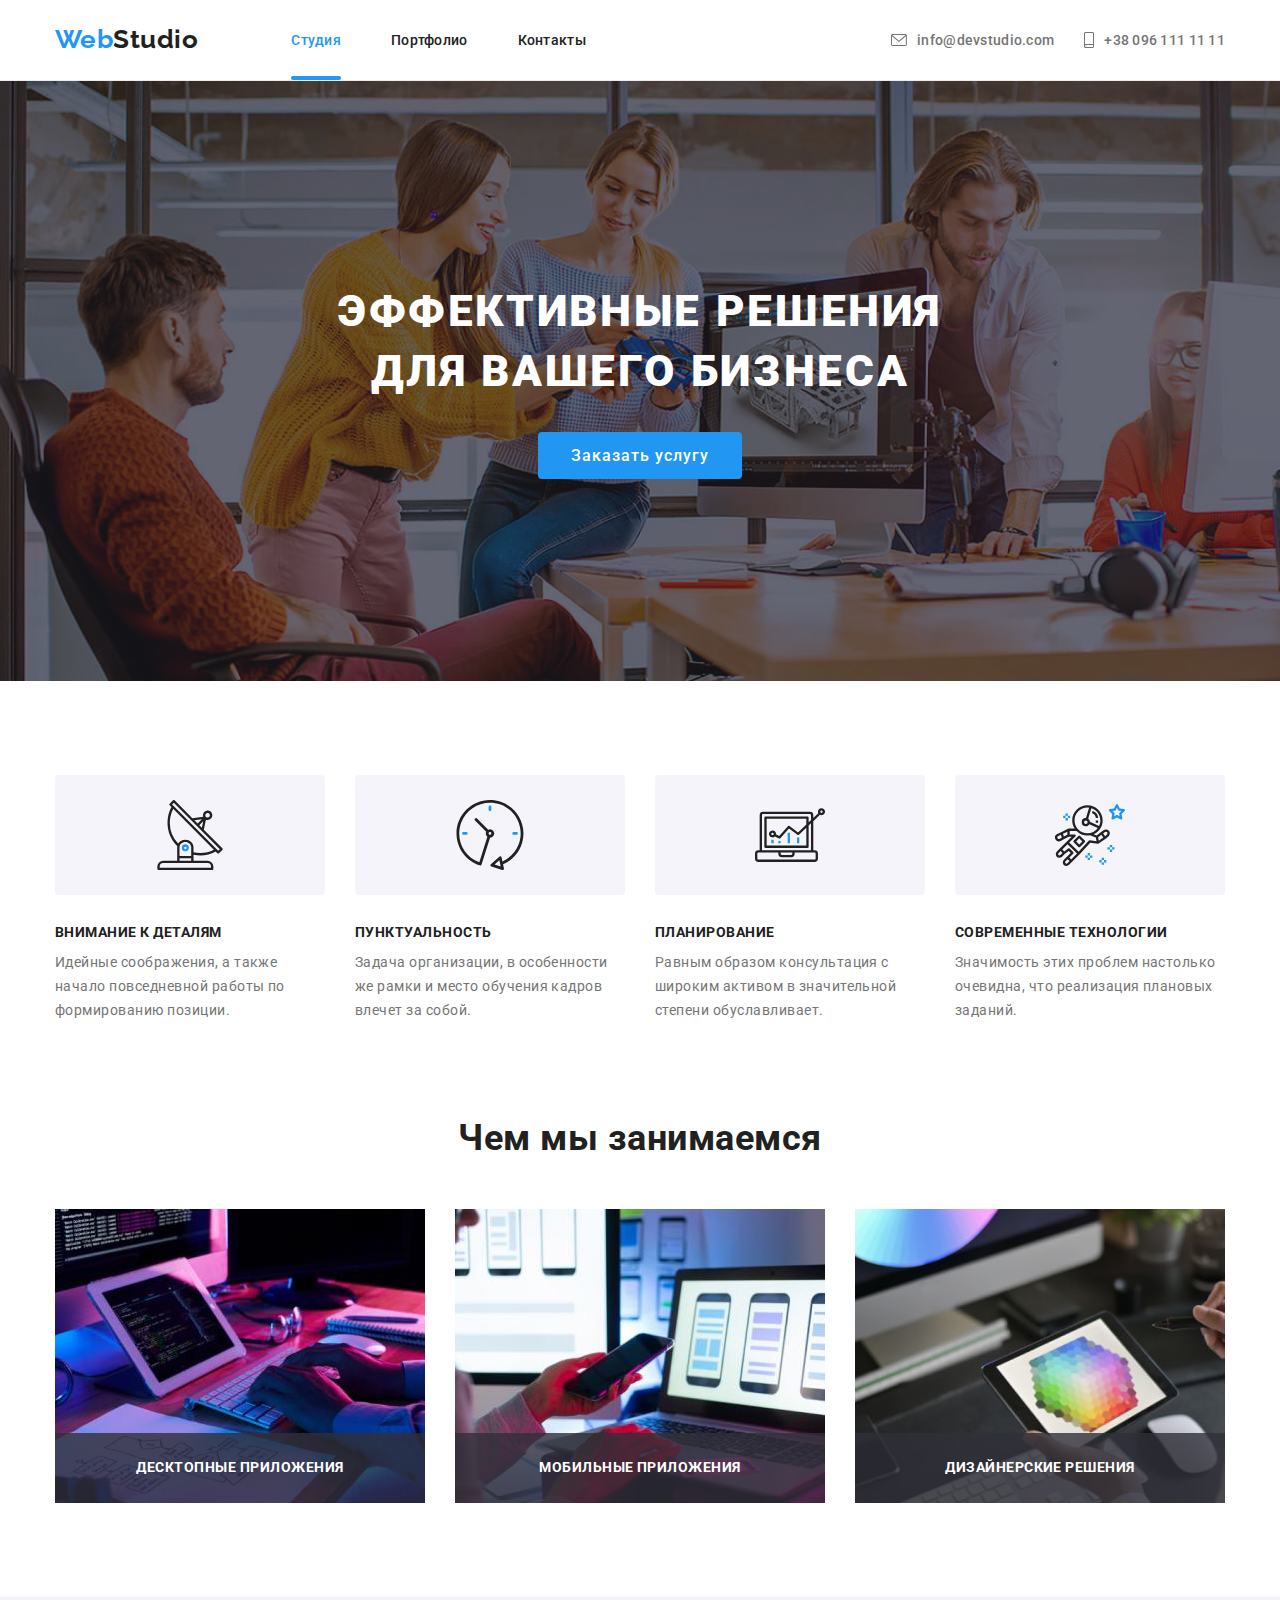
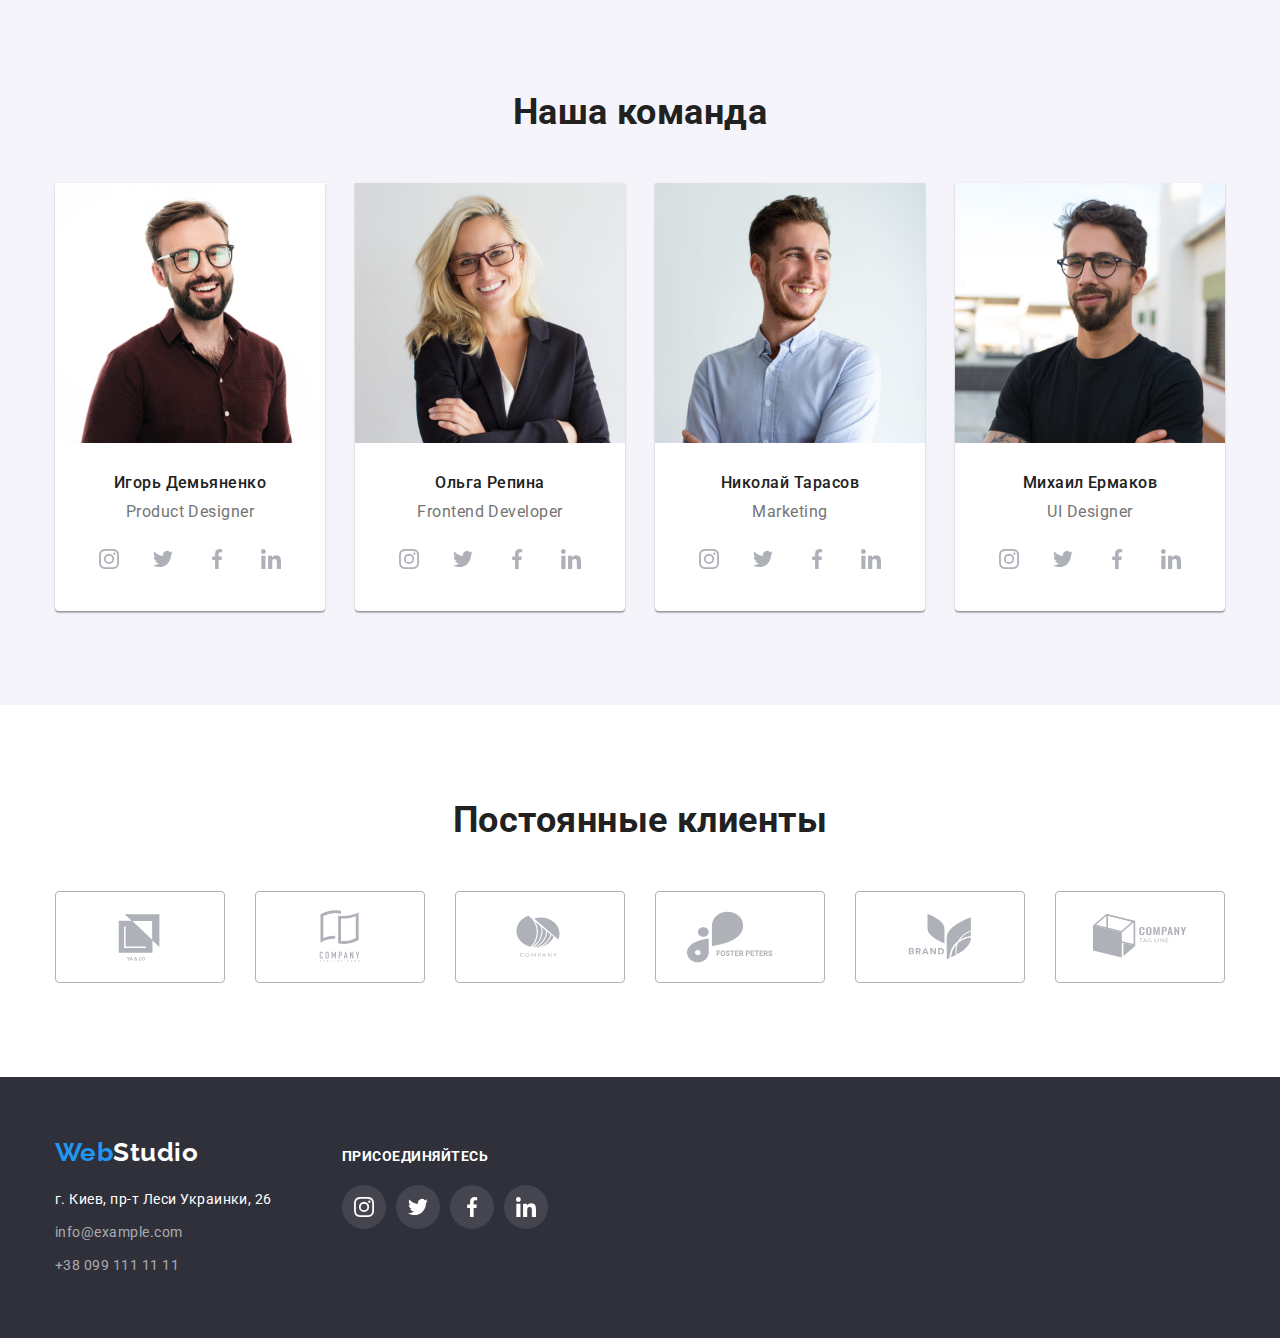
<file: index.html>
<!DOCTYPE html>
<html lang="ru">
<head>
    <meta charset="UTF-8">
    <meta http-equiv="X-UA-Compatible" content="IE=edge">
    <meta name="viewport" content="width=device-width, initial-scale=1.0">
    <title>Project</title>
    <link href="https://fonts.googleapis.com/css2?family=Raleway:wght@700&family=Roboto:wght@400;500;700;900&display=swap"
        rel="stylesheet">
    <link rel="stylesheet" href="https://cdnjs.cloudflare.com/ajax/libs/modern-normalize/1.1.0/modern-normalize.min.css">
    <!-- кастомные стили -->
    <link rel="stylesheet" href="./css/styles.css">
</head>
    <body>
        <!-- Шапка сайта -->
    <header class="page-header">
        <div class="container nav">
            <a href="/" class="logo"><span class="logo-web">Web</span>Studio</a>
            <nav class="navigation">               
                <ul class="site-nav list">
                    <li class="item">
                        <a href="./index.html" class="link current">Студия</a>
                    </li>
                    <li class="item">
                        <a href="./portfolio.html" class="link">Портфолио</a>
                    </li>
                    <li class="item">
                        <a href="" class="link">Контакты</a>
                    </li>
                </ul>
            </nav>
            <ul class="contacts-link">
                <li class="item">
                    <a class="link" href="mailto:info@devstudio.com">
                        <svg class="contacts-item" width="16" height="12" >
                            <use href="./images/sprite.svg#icon-envelope"></use>
                        </svg>
                    info@devstudio.com</a>
                </li>
                <li class="item">
                    <a class="link" href="tel:+380961111111">
                        <svg class="contacts-item" width="10" height="16">
                            <use href="./images/sprite.svg#icon-smartphone"></use>
                        </svg>
                    +38 096 111 11 11</a>
                </li>
            </ul>
        </div>
    </header>
    <main>
        <!-- Герой -->
        <section class="hero overlay"> 
            <div class="container">
                <h1 class="hero-title">Эффективные решения для вашего бизнеса</h1>
                <button type="button" class="hero-button" data-open-modal>Заказать услугу</button>
            </div>
        </section>
        <!-- Преимущества -->
        <section class="section">
           <div class="container">
                <h2 class="visually-hidden">Преимущества</h2>
                <ul class="feature">
                    <li class="item">
                       <div class="item-icon">
                            <svg class="icon">
                                <use href="./images/sprite.svg#icon-antenna"></use>
                            </svg>
                       </div>
                        <h3 class="title">Внимание к деталям</h3>
                        <p>Идейные соображения, а также начало повседневной работы по формированию позиции.</p>
                    </li>
                    <li class="item">
                       <div class="item-icon">
                            <svg class="icon">
                                <use href="./images/sprite.svg#icon-vector"></use>
                            </svg>
                       </div>
                        <h3 class="title">Пунктуальность</h3>
                        <p>Задача организации, в особенности же рамки и место обучения кадров влечет за собой.</p>
                    </li>
                    <li class="item">
                        <div class="item-icon">
                            <svg class="icon">
                                <use href="./images/sprite.svg#icon-diagram"></use>
                            </svg>
                        </div>
                        <h3 class="title">Планирование</h3>
                        <p>Равным образом консультация с широким активом в значительной степени обуславливает.</p>
                    </li>
                    <li class="item">
                        <div class="item-icon">
                            <svg class="icon">
                                <use href="./images/sprite.svg#icon-astronaut"></use>
                            </svg>
                        </div>
                        <h3 class="title">Современные технологии</h3>
                        <p>Значимость этих проблем настолько очевидна, что реализация плановых заданий.</p>
                    </li>
                </ul>
           </div>
        </section>
<!-- Наши услуги -->
        <section class="section work">
            <div class="container">
                <h2 class="section-title">Чем мы занимаемся</h2>
                <ul class="work-list">
                    <li class="work-list-item">
                        <img src="./images/web-developer.jpg" alt="Веб разработка" width="370" />
                        <div class="work-box">
                            <h3 class="work-title">Десктопные приложения</h3>
                        </div>
                    </li>
                    <li class="work-list-item">
                        <img src="./images/mobile-developer.jpg" alt="Мобильная разработка" width="370" />
                        <div class="work-box">
                            <h3 class="work-title">Мобильные приложения</h3>
                        </div>
                    </li>
                    <li class="work-list-item">
                        <img src="./images/design.jpg" alt="Дизайн" width="370" />
                        <div class="work-box">
                            <h3 class="work-title">Дизайнерские решения</h3>
                        </div>
                    </li>
                </ul>
            </div>
        </section>
        <!-- Наша команда -->
        <section class="section team">
            <div class="container">
                <h2 class="section-title">Наша команда</h2>
                <ul class="team-list">
                    <li class="team-card">
                        <img class="team-foto" src="./images/igor-demianenko.jpg" alt="Игорь Демьяненко" width="270" height="260" />
                        <div class="team-title">
                            <h3>Игорь Демьяненко</h3>
                            <p>Product Designer</p>
                            <ul class="social-item">
                                <li class="social-list">
                                    <a class="social-link" href="https://www.instagram.com/">
                                        <svg class="social-icon">
                                            <use href="./images/sprite.svg#instagram"></use>
                                        </svg>
                                    </a>
                                </li>
                                <li class="social-list">
                                    <a class="social-link" href="https://www.twitter.com/">
                                        <svg class="social-icon">
                                            <use href="./images/sprite.svg#twitter"></use>
                                        </svg>
                                    </a>
                                </li>
                                <li class="social-list">
                                    <a class="social-link" href="https://www.facebook.com/">
                                        <svg class="social-icon">
                                            <use href="./images/sprite.svg#facebook"></use>
                                        </svg>
                                    </a>
                                </li>
                                <li class="social-list">
                                    <a class="social-link" href="https://www.linkedin.com/">
                                        <svg class="social-icon">
                                            <use href="./images/sprite.svg#linkedin"></use>
                                        </svg>
                                    </a>
                                </li>
                            </ul>
                        </div>                        
                    </li>
                    <li class="team-card">
                        <img class="team-foto" src="./images/olga-repina.jpg" alt="Ольга Репина" width="270" height="260" />
                        <div class="team-title">
                            <h3>Ольга Репина</h3>
                            <p>Frontend Developer</p>
                            <ul class="social-item">
                                <li class="social-list">
                                    <a class="social-link" href="https://www.instagram.com/">
                                        <svg class="social-icon">
                                            <use href="./images/sprite.svg#instagram"></use>
                                        </svg>
                                    </a>
                                </li>
                                <li class="social-list">
                                    <a class="social-link" href="https://www.twitter.com/">
                                        <svg class="social-icon">
                                            <use href="./images/sprite.svg#twitter"></use>
                                        </svg>
                                    </a>
                                </li>
                                <li class="social-list">
                                    <a class="social-link" href="https://www.facebook.com/">
                                        <svg class="social-icon">
                                            <use href="./images/sprite.svg#facebook"></use>
                                        </svg>
                                    </a>
                                </li>
                                <li class="social-list">
                                    <a class="social-link" href="https://www.linkedin.com/">
                                        <svg class="social-icon">
                                            <use href="./images/sprite.svg#linkedin"></use>
                                        </svg>
                                    </a>
                                </li>
                            </ul>
                        </div>                        
                    </li>
                    <li class="team-card">
                        <img class="team-foto" src="./images/nikola-tarasov.jpg" alt="Николай Тарасов" width="270" height="260"/>
                        <div class="team-title">
                            <h3>Николай Тарасов</h3>
                            <p>Marketing</p>                        
                            <ul class="social-item">
                                <li class="social-list">
                                    <a class="social-link" href="https://www.instagram.com/">
                                        <svg class="social-icon">
                                            <use href="./images/sprite.svg#instagram"></use>
                                        </svg>
                                    </a>
                                </li>
                                <li class="social-list">
                                    <a class="social-link" href="https://www.twitter.com/">
                                        <svg class="social-icon">
                                            <use href="./images/sprite.svg#twitter"></use>
                                        </svg>
                                    </a>
                                </li>
                                <li class="social-list">
                                    <a class="social-link" href="https://www.facebook.com/">
                                        <svg class="social-icon">
                                            <use href="./images/sprite.svg#facebook"></use>
                                        </svg>
                                    </a>
                                </li>
                                <li class="social-list">
                                    <a class="social-link" href="https://www.linkedin.com/">
                                        <svg class="social-icon">
                                            <use href="./images/sprite.svg#linkedin"></use>
                                        </svg>
                                    </a>
                                </li>
                            </ul>
                        </div>
                    </li>
                    <li class="team-card">
                        <img class="team-foto" src="./images/mihail-ermakov.jpg" alt="Михаил Ермаков" width="270" height="260"/>
                       <div class="team-title">
                            <h3>Михаил Ермаков</h3>
                            <p>UI Designer</p>
                            <ul class="social-item">
                                <li class="social-list">
                                    <a class="social-link" href="https://www.instagram.com/">
                                        <svg class="social-icon">
                                            <use href="./images/sprite.svg#instagram"></use>
                                        </svg>
                                    </a>
                                </li>
                                <li class="social-list">
                                    <a class="social-link" href="https://www.twitter.com/">
                                        <svg class="social-icon">
                                            <use href="./images/sprite.svg#twitter"></use>
                                        </svg>
                                    </a>
                                </li>
                                <li class="social-list">
                                    <a class="social-link" href="https://www.facebook.com/">
                                        <svg class="social-icon">
                                            <use href="./images/sprite.svg#facebook"></use>
                                        </svg>
                                    </a>
                                </li>
                                <li class="social-list">
                                    <a class="social-link" href="https://www.linkedin.com/">
                                        <svg class="social-icon">
                                            <use href="./images/sprite.svg#linkedin"></use>
                                        </svg>
                                    </a>
                                </li>
                            </ul>
                       </div>                    
                    </li>
                </ul>
            </div>

        </section>
        <!-- Постоянные клиенты -->
        <section class="section">
            <div class="container">
                <h2 class="section-title">Постоянные клиенты</h2>
                <ul class="client">
                    <li class="client-item">
                        <a class="client-link" href="/">
                            <svg class="client-icon">
                                <use href="./images/sprite.svg#icon-yaco"></use>
                            </svg>
                        </a>
                    </li>
                    <li class="client-item">
                        <a class="client-link" href="/">
                            <svg class="client-icon">
                                <use href="./images/sprite.svg#icon-tageline-here"></use>
                            </svg>
                        </a>
                    </li>
                    <li class="client-item">
                        <a class="client-link" href="/">
                            <svg class="client-icon">
                                <use href="./images/sprite.svg#icon-company"></use>
                            </svg>
                        </a>
                    </li>
                    <li class="client-item">
                        <a class="client-link" href="/">
                            <svg class="client-icon">
                                <use href="./images/sprite.svg#icon-foster-peters"></use>
                            </svg>
                        </a>
                    </li>
                    <li class="client-item">
                        <a class="client-link" href="/">
                            <svg class="client-icon">
                                <use href="./images/sprite.svg#icon-brand"></use>
                            </svg>
                        </a>
                    </li>
                    <li class="client-item">
                        <a class="client-link" href="/">
                            <svg class="client-icon">
                                <use href="./images/sprite.svg#icon-tag-line"></use>
                            </svg>
                        </a>
                    </li>

                   
                </ul>
            </div>

        </section>
    </main>
    <!-- Футер -->
    <footer class="footer">
       <div class="container">
            <div class="footer-address">
                <a href="/" class="logo logo-footer"><span class="logo-web">Web</span>Studio</a>
                <address class="address">г. Киев, пр-т Леси Украинки, 26
                    <a href="mailto:info@devstudio.com" class="address-link">info@example.com</a>
                    <a href="tel:+380961111111" class="address-link"> +38 099 111 11 11</a>
                </address>
            </div>
            <div class="connect">
                <h3 class="title">Присоединяйтесь</h3>
                <ul class="social-item">
                    <li class="social-list">
                        <a class="social-link" href="https://www.instagram.com/" target="_blank">
                            <svg class="social-icon">
                                <use href="./images/sprite.svg#instagram"></use>
                            </svg>
                        </a>
                    </li>
                    <li class="social-list">
                        <a class="social-link" href="https://www.twitter.com/" target="_blank">
                            <svg class="social-icon">
                                <use href="./images/sprite.svg#twitter"></use>
                            </svg>
                        </a>
                    </li>
                    <li class="social-list">
                        <a class="social-link" href="https://www.facebook.com/" target="_blank">
                            <svg class="social-icon">
                                <use href="./images/sprite.svg#facebook"></use>
                            </svg>
                        </a>
                    </li>
                    <li class="social-list">
                        <a class="social-link" href="https://www.linkedin.com/" target="_blank">
                            <svg class="social-icon">
                                <use href="./images/sprite.svg#linkedin"></use>
                            </svg>
                        </a>
                    </li>
                </ul>
            </div>
            
       </div>      
    </footer>
    <!-- Модальное окно -->
    <div class="backdrop is-hidden" data-backdrop>
        <div class="modal">
            <button type="button" class="close" data-close-modal>
                <svg width="18" height="18" fill="none" xmlns="http://www.w3.org/2000/svg">
                    <path
                        d="M15 4.108 13.892 3 9.5 7.392 5.108 3 4 4.108 8.392 8.5 4 12.892 5.108 14 9.5 9.608 13.892 14 15 12.892 10.608 8.5 15 4.108Z"
                        fill="#000" />
                </svg>
            </button>
        </div>
    </div>
    <!-- Скрипт для фиксированного хедера  -->
    <script>
        const { height: pageHeaderHeight } = document
            .querySelector(".page-header")
            .getBoundingClientRect();

        document.body.style.paddingTop = `${pageHeaderHeight}px`;
    </script>
    <!-- Скрипт для модалки -->
    <script>
        const refs = {
            openModalBtn: document.querySelector("[data-open-modal]"),
            closeModalBtn: document.querySelector("[data-close-modal]"),
            backdrop: document.querySelector("[data-backdrop]"),
        };

        refs.openModalBtn.addEventListener("click", toggleModal);
        refs.closeModalBtn.addEventListener("click", toggleModal);

        refs.backdrop.addEventListener("click", logBackdropClick);

        function toggleModal() {
            refs.backdrop.classList.toggle("is-hidden");
        }

        function logBackdropClick() {
            console.log("Это клик в бекдроп");
        }
    </script>
       
    </body>
</html>
</file>
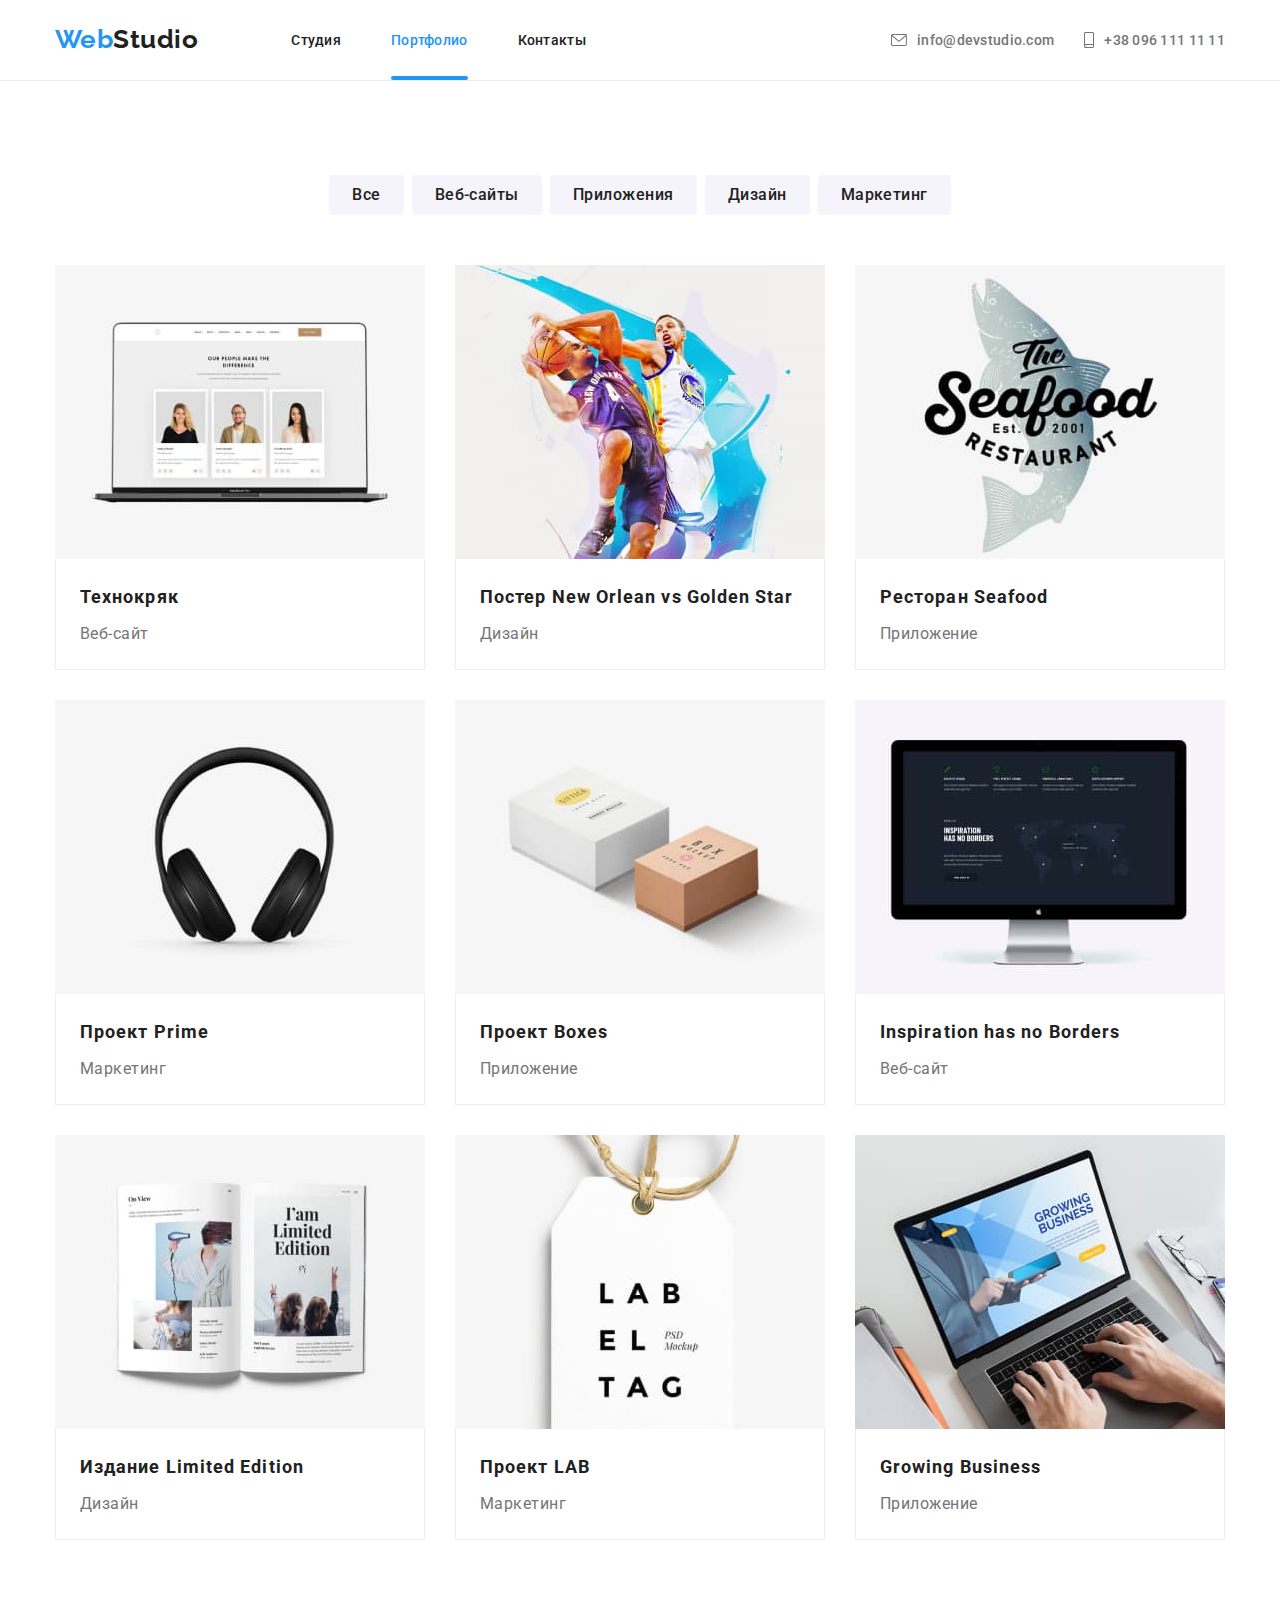
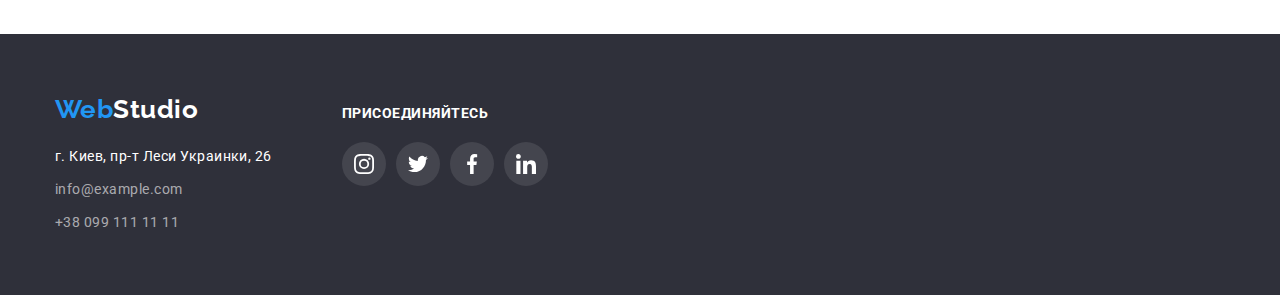
<file: portfolio.html>
<!DOCTYPE html>
<html lang="ru">
<head>
    <meta charset="UTF-8">
    <meta http-equiv="X-UA-Compatible" content="IE=edge">
    <meta name="viewport" content="width=device-width, initial-scale=1.0">
    <title>Portfolio</title>
    <link href="https://fonts.googleapis.com/css2?family=Raleway:wght@700&family=Roboto:wght@400;500;700&display=swap"
        rel="stylesheet">
    <link rel="stylesheet" href="https://cdnjs.cloudflare.com/ajax/libs/modern-normalize/1.1.0/modern-normalize.min.css">
    <!-- кастомные стили -->
    <link rel="stylesheet" href="./css/styles.css">
</head>
    <body>
        <!-- Шапка сайта -->
    <header class="page-header">
        <div class="container nav">
            <a href="/" class="logo"><span class="logo-web">Web</span>Studio</a>
            <nav class="navigation">
                <ul class="site-nav list">
                    <li class="item">
                        <a href="./index.html" class="link">Студия</a>
                    </li>
                    <li class="item">
                        <a href="./portfolio.html" class="link current">Портфолио</a>
                    </li>
                    <li class="item">
                        <a href="" class="link">Контакты</a>
                    </li>
                </ul>
            </nav>
            <ul class="contacts-link">
                <li class="item">
                    <a class="link" href="mailto:info@devstudio.com">
                        <svg class="contacts-item" width="16" height="12">
                            <use href="./images/sprite.svg#icon-envelope"></use>
                        </svg>
                        info@devstudio.com</a>
                </li>
                <li class="item">
                    <a class="link" href="tel:+380961111111">
                        <svg class="contacts-item" width="10" height="16">
                            <use href="./images/sprite.svg#icon-smartphone"></use>
                        </svg>
                        +38 096 111 11 11</a>
                </li>
            </ul>
        </div>
    </header>
    <main>
        <section class="section">
            <div class="container">
                <h1 class="visually-hidden">Портфолио</h1>
                <ul class="filters">
                    <li class="filters-button"><button type="button">Все</button></li>
                    <li class="filters-button"><button type="button">Веб-сайты</button></li>
                    <li class="filters-button"><button type="button">Приложения</button></li>
                    <li class="filters-button"><button type="button">Дизайн</button></li>
                    <li class="filters-button"><button type="button">Маркетинг</button></li>
                </ul>
                <ul class="portfolio">
                    <li class="portfolio-card">
                        <a href="" class="portfolio-link">
                            <div class="portfolio-foto-overlay">
                            <img class="portfolio-foto" src="./images/portfolio/tecnokriac.jpg" alt="фото сотрудников" width="370">
                            <div class="portfolio-overlay">
                                <p class="overlay-text">Ресурс предлагает комплексные предложения с разным уровнем функционала и сервисов. Все это позволит посетителю получить
                                исчерпывающие сведения о компании или частном лице</p>
                            </div>
                            </div>
                        <div class="portfolio-link-container">
                            <h2 class="portfolio-title">Технокряк</h2>
                            <p class="portfolio-text">Веб-сайт</p>
                        </div>
                        </a>                        
                    </li>
                    <li class="portfolio-card">
                        <a href="" class="portfolio-link">
                            <div class="portfolio-foto-overlay">
                                <img class="portfolio-foto" src="./images/portfolio/poster.jpg" alt="мужчины играют в баскетбол" width="370">
                                <div class="portfolio-overlay">
                                    <p class="overlay-text">Ресурс предлагает комплексные предложения с разным уровнем функционала и сервисов. Все это
                                    позволит посетителю получить исчерпывающие сведения о компании или частном лице</p>
                                </div>
                            </div>
                            <div class="portfolio-link-container">
                                <h2 class="portfolio-title">Постер New Orlean vs Golden Star</h2>
                                <p class="portfolio-text">Дизайн</p>
                            </div>
                        </a>
                    </li>
                    <li class="portfolio-card">
                        <a href="" class="portfolio-link">
                            <div class="portfolio-foto-overlay">
                                <img class="portfolio-foto" src="./images/portfolio/restaurant.jpg" alt="вывеска с названием ресторана" width="370">
                                <div class="portfolio-overlay">
                                    <p class="overlay-text">Ресурс предлагает комплексные предложения с разным уровнем функционала и сервисов. Все это
                                        позволит посетителю получить исчерпывающие сведения о компании или частном лице</p>
                                </div>
                            </div>
                            <div class="portfolio-link-container">
                                <h2 class="portfolio-title">Ресторан Seafood</h2>
                                <p class="portfolio-text">Приложение</p>
                            </div>
                        </a>
                    </li>
                    <li class="portfolio-card">
                        <a href="" class="portfolio-link">
                            <div class="portfolio-foto-overlay">
                                <img class="portfolio-foto" src="./images/portfolio/prime.jpg" alt="наушники" width="370">
                                <div class="portfolio-overlay">
                                    <p class="overlay-text">Ресурс предлагает комплексные предложения с разным уровнем функционала и сервисов. Все это
                                        позволит посетителю получить исчерпывающие сведения о компании или частном лице</p>
                                </div>
                            </div>
                            <div class="portfolio-link-container">
                                <h2 class="portfolio-title">Проект Prime</h2>
                                <p class="portfolio-text">Маркетинг</p>
                            </div>
                        </a>
                    </li>
                    <li class="portfolio-card">
                        <a href="" class="portfolio-link">
                            <div class="portfolio-foto-overlay">
                                <img class="portfolio-foto" src="./images/portfolio/boxes.jpg" alt="две коробочки" width="370">
                                <div class="portfolio-overlay">
                                    <p class="overlay-text">Ресурс предлагает комплексные предложения с разным уровнем функционала и сервисов. Все это
                                        позволит посетителю получить исчерпывающие сведения о компании или частном лице</p>
                                </div>
                            </div>
                            <div class="portfolio-link-container">
                                <h2 class="portfolio-title">Проект Boxes</h2>
                                <p class="portfolio-text">Приложение</p>
                            </div>
                        </a>
                    </li>
                    <li class="portfolio-card">
                        <a href="" class="portfolio-link">
                            <div class="portfolio-foto-overlay">
                                <img class="portfolio-foto" src="./images/portfolio/inspiration.jpg" alt="монитор" width="370">
                                <div class="portfolio-overlay">
                                    <p class="overlay-text">Ресурс предлагает комплексные предложения с разным уровнем функционала и сервисов. Все это
                                        позволит посетителю получить исчерпывающие сведения о компании или частном лице</p>
                                </div>
                            </div>
                            <div class="portfolio-link-container">
                                <h2 class="portfolio-title">Inspiration has no Borders</h2>
                                <p class="portfolio-text">Веб-сайт</p>
                            </div>
                        </a>
                    </li>
                    <li class="portfolio-card">
                        <a href="" class="portfolio-link">
                            <div class="portfolio-foto-overlay">
                                <img class="portfolio-foto" src="./images/portfolio/limited-edition.jpg" alt="открытая книга" width="370">
                                <div class="portfolio-overlay">
                                    <p class="overlay-text">Ресурс предлагает комплексные предложения с разным уровнем функционала и сервисов. Все это
                                        позволит посетителю получить исчерпывающие сведения о компании или частном лице</p>
                                </div>
                            </div>
                            <div class="portfolio-link-container">
                                <h2 class="portfolio-title">Издание Limited Edition</h2>
                                <p class="portfolio-text">Дизайн</p>
                            </div>
                        </a>
                    </li>
                    <li class="portfolio-card">
                        <a href="" class="portfolio-link">
                            <div class="portfolio-foto-overlay">
                                <img class="portfolio-foto" src="./images/portfolio/lab.jpg" alt="бирка с надписью">
                                <div class="portfolio-overlay">
                                    <p class="overlay-text">Ресурс предлагает комплексные предложения с разным уровнем функционала и сервисов. Все это
                                        позволит посетителю получить исчерпывающие сведения о компании или частном лице</p>
                                </div>
                            </div>
                            <div class="portfolio-link-container">
                                <h2 class="portfolio-title">Проект LAB</h2>
                                <p class="portfolio-text">Маркетинг</p>
                            </div>
                        </a>
                    </li>
                    <li class="portfolio-card">
                        <a href="" class="portfolio-link">
                            <div class="portfolio-foto-overlay">
                                <img class="portfolio-foto" src="./images/portfolio/glowing-business.jpg" alt="ноутбук" width="370">
                                <div class="portfolio-overlay">
                                    <p class="overlay-text">Ресурс предлагает комплексные предложения с разным уровнем функционала и сервисов. Все это
                                        позволит посетителю получить исчерпывающие сведения о компании или частном лице</p>
                                </div>
                            </div>
                            <div class="portfolio-link-container">
                                <h2 class="portfolio-title">Growing Business</h2>
                                <p class="portfolio-text">Приложение</p>
                           </div>
                        </a>
                    </li>
                </ul>
            </div>
        </section>

    </main>
        <!-- Футер -->
    <footer class="footer">
        <div class="container">
            <div class="footer-address">
                <a href="/" class="logo logo-footer"><span class="logo-web">Web</span>Studio</a>
                <address class="address">г. Киев, пр-т Леси Украинки, 26
                    <a href="mailto:info@devstudio.com" class="address-link">info@example.com</a>
                    <a href="tel:+380961111111" class="address-link"> +38 099 111 11 11</a>
                </address>
            </div>
            <div class="connect">
                <h3 class="title">Присоединяйтесь</h3>
                <ul class="social-item">
                    <li class="social-list">
                        <a class="social-link" href="https://www.instagram.com/" target="_blank">
                            <svg class="social-icon">
                                <use href="./images/sprite.svg#instagram"></use>
                            </svg>
                        </a>
                    </li>
                    <li class="social-list">
                        <a class="social-link" href="https://www.twitter.com/" target="_blank">
                            <svg class="social-icon">
                                <use href="./images/sprite.svg#twitter"></use>
                            </svg>
                        </a>
                    </li>
                    <li class="social-list">
                        <a class="social-link" href="https://www.facebook.com/" target="_blank">
                            <svg class="social-icon">
                                <use href="./images/sprite.svg#facebook"></use>
                            </svg>
                        </a>
                    </li>
                    <li class="social-list">
                        <a class="social-link" href="https://www.linkedin.com/" target="_blank">
                            <svg class="social-icon">
                                <use href="./images/sprite.svg#linkedin"></use>
                            </svg>
                        </a>
                    </li>
                </ul>
            </div>
    
        </div>
    </footer>
    <!-- Скрипт для фиксированного хедера  -->
    <script>
        const { height: pageHeaderHeight } = document
            .querySelector(".page-header")
            .getBoundingClientRect();

        document.body.style.paddingTop = `${pageHeaderHeight}px`;
    </script>
    </body>
</html>
</file>
<file: css/styles.css>
:root {
  --primary-text-color: #757575;
  --title-text-color: #212121;
  --accent-color: #2196f3;
  --primary-white-color: #e5e5e5;
  --primary-dark-color: #2f303a;
  --section-color: #f5f4fa;
  --secondary-white-color: #ffffff;
  --address-color: rgba(255, 255, 255, 0.6);
  --icon-color: #afb1b8;
  /* переменные шрифта */
  --main-font: Roboto, sans-serif;
  --accent-font: Raleway, sans-serif;
}

body {
  background-color: var(--secondary-white-color);
  color: var(--primary-text-color);

  font-family: var(--main-font);
  letter-spacing: 0.03em;
}

.section {
  padding: 94px 0;
}
/* Утилиты */

.list,
ul {
  list-style: none;
  padding-left: 0;
  margin-top: 0;
  margin-bottom: 0;
}

h1,
h2,
h3 {
  margin-top: 0;
  margin-bottom: 0;
}
img {
  display: block;
}
header {
  background-color: var(--secondary-white-color);
}

button {
  padding: 6px 22px;
  min-width: 73px;

  font-family: inherit;
  font-weight: 500;
  font-size: 16px;
  line-height: 1.6;
  text-align: center;
  letter-spacing: 0.03em;
  cursor: pointer;
  text-align: center;

  border-radius: 4px;
  border: 1px solid transparent;

  color: var(--title-text-color);
  background-color: var(--section-color);

  transition: background-color 250ms cubic-bezier(0.4, 0, 0.2, 1),
    color 250ms cubic-bezier(0.4, 0, 0.2, 1),
    box-shadow 250ms cubic-bezier(0.4, 0, 0.2, 1);
}

button:focus,
button:hover {
  color: var(--secondary-white-color);
  background-color: var(--accent-color);
  box-shadow: 0px 3px 1px rgba(0, 0, 0, 0.1), 0px 1px 2px rgba(0, 0, 0, 0.08),
    0px 2px 2px rgba(0, 0, 0, 0.12);
}

.container {
  margin-left: auto;
  margin-right: auto;
  width: 1200px;
  padding-left: 15px;
  padding-right: 15px;
}
/* скрыть заголовок */
.visually-hidden {
  position: absolute;
  white-space: nowrap;
  width: 1px;
  height: 1px;
  overflow: hidden;
  border: 0;
  padding: 0;
  clip: rect(0 0 0 0);
  clip-path: inset(50%);
  margin: -1px;
}
/* Шапка сайта */

/* фиксированный хедер */
.page-header {
  position: fixed;
  z-index: 999;
  top: 0;
  left: 0;
  width: 100%;
  min-height: 80px;
  border-bottom: 1px solid #ececec;
}
/* Лого */
.logo {
  color: var(--title-text-color);
  font-family: var(--accent-font);
  font-weight: 700;
  font-size: 26px;
  line-height: 1.2;
  text-decoration: none;
}

.logo-web {
  color: var(--accent-color);
}
/* навигация */
.nav {
  display: flex;
  align-items: center;
}
.navigation {
  margin-left: 93px;
}

.site-nav {
  display: flex;
}

.site-nav .item:not(:last-child) {
  margin-right: 50px;
}
.site-nav a {
  display: block;
  padding-top: 32px;
  padding-bottom: 32px;

  color: var(--title-text-color);
  font-weight: 500;
  font-size: 14px;
  line-height: 1.15;
  letter-spacing: 0.02em;
  text-decoration: none;

  transition: color 250ms cubic-bezier(0.4, 0, 0.2, 1);
}

.site-nav a:hover,
.site-nav a:focus {
  color: var(--accent-color);
}
.list .current {
  color: var(--accent-color);
}
/* подчеркивание активной страницы */
.list .current::after {
  content: "";
  position: absolute;
  left: 0;
  bottom: 0;
  display: block;
  width: 100%;
  height: 4px;
  background-color: var(--accent-color);
  border-radius: 2px;
}
/* контакты */
.contacts-link {
  display: flex;
  margin-left: auto;
  align-items: center;
}

.link {
  position: relative;
  display: flex;
  align-items: center;
}
.contacts-item {
  margin-right: 10px;
  fill: currentColor;
}

.contacts-link .item:not(:last-child) {
  margin-right: 30px;
}
.contacts-link a {
  display: flex;
  padding-top: 32px;
  padding-bottom: 32px;
  align-items: center;
  color: var(--primary-text-color);
  font-weight: 500;
  font-size: 14px;
  line-height: 0.15;
  letter-spacing: 0.02em;
  text-decoration: none;

  transition: color 250ms cubic-bezier(0.4, 0, 0.2, 1);
}

.contacts-link a:hover,
.contacts-link a:focus {
  color: var(--accent-color);
}

.contacts-item:hover,
.contacts-item:focus {
  fill: var(--accent-color);
}

/* Герой */
.hero {
  text-align: center;
  padding-top: 200px;
  padding-bottom: 200px;
}

.overlay {
  max-width: 1600px;
  height: 600px;
  margin-left: auto;
  margin-right: auto;

  background-image: linear-gradient(
      to right,
      rgba(47, 48, 58, 0.4),
      rgba(47, 48, 58, 0.4)
    ),
    url("../images/hero.jpg");

  background-color: #c4c4c4;
  background-size: cover;
}
.hero-title {
  margin: 0 auto 30px;
  max-width: 696px;

  color: var(--secondary-white-color);
  font-weight: 900;
  font-size: 44px;
  line-height: 1.37;
  text-transform: uppercase;
  letter-spacing: 0.06em;
}

.hero-button {
  padding: 10px 32px;
  min-width: 200px;

  color: var(--secondary-white-color);
  letter-spacing: 0.06em;
  text-align: center;

  background-color: var(--accent-color);
  border-radius: 4px;
  border: 1px solid transparent;

  transition: background-color 250ms cubic-bezier(0.4, 0, 0.2, 1);
}
.hero-button:hover,
.hero-button:focus {
  background-color: #188ce8;
}
/* Преимущества */

.feature {
  display: flex;
  flex-wrap: wrap;
}
.feature .item {
  width: calc((100% - 90px) / 4);
  margin-right: 30px;
  margin-bottom: 30px;
}

.icon {
  width: 70px;
  height: 70px;
}

.item-icon {
  display: flex;
  align-items: center;
  justify-content: center;

  width: 270px;
  height: 120px;
  margin-bottom: 30px;

  background-color: var(--section-color);
  border-radius: 4px;
}

.feature .item:nth-child(4n) {
  margin-right: 0;
}

.feature .item:nth-last-child(-n + 4) {
  margin-bottom: 0;
}

.feature .title {
  color: var(--title-text-color);
  font-weight: 700;
  font-size: 14px;
  line-height: 1.14;
  text-transform: uppercase;

  margin-top: 0;
  margin-bottom: 10px;
}
.feature p {
  font-size: 14px;
  line-height: 1.71;

  margin-top: 0;
  margin-bottom: 0;
}

/* Наши услуги */
.work {
  padding-top: 0;
}
.section-title {
  color: var(--title-text-color);
  font-weight: 700;
  font-size: 36px;
  line-height: 1.17;
  text-align: center;

  margin-top: 0;
  margin-bottom: 50px;
}
.work-list {
  display: flex;
  flex-wrap: wrap;
}

.work-list-item:not(:nth-child(3n)) {
  margin-right: 30px;
}
.work-list-item {
  position: relative;
}
.work-box {
  position: absolute;
  bottom: 0;
  width: 370px;
  height: 70px;
  background: rgba(47, 48, 58, 0.8);
}
.work-title {
  font-weight: 700;
  font-size: 14px;
  line-height: 1.14;
  color: var(--secondary-white-color);
  text-transform: uppercase;
  text-align: center;

  margin-top: 27px;
}
/* Наша команда */
.team {
  background-color: var(--section-color);
}
.team-list {
  display: flex;
  flex-wrap: wrap;
  margin: -15px;
}

.team-list .team-card {
  width: 270px;
}

.team-card {
  width: 270px;
  margin: 15px;

  background: #ffffff;
  box-shadow: 0px 1px 3px rgba(0, 0, 0, 0.12), 0px 1px 1px rgba(0, 0, 0, 0.14),
    0px 2px 1px rgba(0, 0, 0, 0.2);
  border-radius: 0px 0px 4px 4px;
}
.team-card h3 {
  margin-bottom: 10px;

  font-weight: 500;
  font-size: 16px;
  line-height: 1.19;
  color: var(--title-text-color);
  text-align: center;
}

.team-card p {
  margin-top: 0;

  font-size: 16px;
  line-height: 1.19;
  color: var(--primary-text-color);
  text-align: center;
}
.team-title {
  padding-top: 30px;
  padding-bottom: 30px;
}
.social-item {
  display: flex;
  align-items: baseline;
  justify-content: center;
}

.social-list:not(:last-child) {
  margin-right: 10px;
}

.social-link {
  display: flex;
  width: 44px;
  height: 44px;
  padding: 0;
  border: none;
  border-radius: 50%;
  align-items: center;
  justify-content: center;

  transition: background-color 250ms cubic-bezier(0.4, 0, 0.2, 1);
}

.social-icon {
  width: 20px;
  height: 20px;
  fill: var(--icon-color);

  transition: fill 250ms cubic-bezier(0.4, 0, 0.2, 1);
}
.social-link:hover .social-icon,
.social-link:focus .social-icon {
  fill: var(--secondary-white-color);
}
/* Постоянные клиенты  */
.client {
  display: flex;
  flex-wrap: wrap;
}
.client-item {
  display: flex;
  width: calc((100% - 5 * 30px) / 6);
  height: 92px;
  border: 1px solid var(--icon-color);
  border-radius: 4px;
  justify-content: center;
  align-items: center;

  transition: border 250ms cubic-bezier(0.4, 0, 0.2, 1);
}

.client-item:not(:nth-child(6n)) {
  margin-right: 30px;
}
.client-item:hover,
.client-item:focus {
  border: 1px solid var(--accent-color);
}
.client-link {
  display: flex;

  justify-content: center;
  align-items: center;
  width: 170px;
  height: 92px;
}
.client-icon {
  width: 106px;
  height: 60px;
  fill: var(--icon-color);

  transition: fill 250ms cubic-bezier(0.4, 0, 0.2, 1);
}

.client-item:hover .client-icon,
.client-item:focus .client-icon {
  fill: var(--accent-color);
}
/* Футер */
footer {
  background-color: var(--primary-dark-color);
  padding-top: 60px;
  padding-bottom: 60px;
}
.footer .container {
  display: flex;
  align-items: baseline;
}
.footer-address {
  margin-right: 70px;
}
.footer .logo {
  color: var(--secondary-white-color);
}

.logo-footer {
  display: block;
  margin-bottom: 20px;
}
.address {
  display: block;

  color: var(--secondary-white-color);
  font-size: 14px;
  font-style: normal;
  line-height: 1.7;
}
.address > .address-link {
  padding-top: 9px;
}
.address-link {
  display: block;

  color: var(--address-color);

  font-weight: 400;
  font-size: 14px;

  line-height: 1.7;
  text-decoration: none;

  transition: color 250ms cubic-bezier(0.4, 0, 0.2, 1);
}

.address-link:hover,
.address-link:focus {
  color: var(--accent-color);
}

.connect .title {
  margin-bottom: 20px;

  color: var(--secondary-white-color);
  font-weight: 700;
  font-size: 14px;
  line-height: 1.14;
  text-transform: uppercase;
}

.connect .social-link {
  background-color: rgba(255, 255, 255, 0.1);
}
.social-link:hover,
.social-link:focus {
  background-color: var(--accent-color);
}
.connect .social-icon {
  fill: var(--secondary-white-color);
}

/* Модальное окно */
.backdrop {
  position: fixed;
  top: 0;
  left: 0;
  width: 100%;
  height: 100%;
  opacity: 1;
  background-color: rgba(0, 0, 0, 0.2);

  transition: opacity 250ms cubic-bezier(0.4, 0, 0.2, 1);
}

.backdrop.is-hidden {
  opacity: 0;
  pointer-events: none;
}

.modal {
  position: absolute;
  top: 50%;
  left: 50%;
  min-width: 528px;
  min-height: 581px;
  background-color: #ffffff;
  box-shadow: 0px 1px 3px rgba(0, 0, 0, 0.12), 0px 1px 1px rgba(0, 0, 0, 0.14),
    0px 2px 1px rgba(0, 0, 0, 0.2);
  border-radius: 4px;

  transform: translate(-50%, -50%) scale(1);
  transition: transform 250ms cubic-bezier(0.4, 0, 0.2, 1);
}

.backdrop.is-hidden .modal {
  transform: translate(-50%, -50%) scale(1.1);
}

.modal .close {
  display: flex;
  align-items: center;
  justify-content: center;
  min-width: 30px;
  height: 30px;
  padding: 0;
  margin-top: 8px;
  margin-right: 8px;
  margin-left: auto;
  border-radius: 50%;
  background: #ffffff;
  border: 1px solid rgba(0, 0, 0, 0.1);
}

/* портфолио */
.filters {
  display: flex;
  flex-wrap: wrap;
  justify-content: center;
  margin-bottom: 50px;
}
.filters-button:not(:last-child) {
  margin-right: 8px;
}

.portfolio {
  display: flex;
  flex-wrap: wrap;
}
.portfolio-card {
  width: 370px;
  background: #ffffff;
}

.portfolio-card:not(:nth-child(3n)) {
  margin-right: 30px;
}
.portfolio-card:not(:nth-last-child(-n + 3)) {
  margin-bottom: 30px;
}

.portfolio-link {
  display: block;
  text-decoration: none;
  transition: box-shadow 250ms cubic-bezier(0.4, 0, 0.2, 1);
}
.portfolio-link:hover,
.portfolio-link:focus {
  box-shadow: 0px 1px 1px rgba(0, 0, 0, 0.12), 0px 4px 4px rgba(0, 0, 0, 0.06),
    1px 4px 6px rgba(0, 0, 0, 0.16);
}
.portfolio-foto-overlay {
  position: relative;
  overflow: hidden;
}
.portfolio-overlay {
  position: absolute;
  top: 0;
  left: 0;
  width: 100%;
  height: 100%;
  background-color: rgba(33, 150, 243, 0.9);
  transform: translateY(100%);
  transition: transform 250ms cubic-bezier(0.4, 0, 0.2, 1);
}
.overlay-text {
  font-size: 18px;
  line-height: 1.55;

  padding-top: 63px;
  padding-left: 24px;
  margin: 0;
  color: var(--secondary-white-color);
}
.portfolio-link:hover .portfolio-overlay {
  transform: translateY(0);
}
.portfolio-link-container {
  padding: 20px 24px;
  border-left: 1px solid #eeeeee;
  border-bottom: 1px solid #eeeeee;
  border-right: 1px solid #eeeeee;
}
.portfolio-title {
  color: var(--title-text-color);
  font-size: 18px;
  line-height: 2;

  letter-spacing: 0.06em;

  margin-bottom: 4px;
}
.portfolio-text {
  color: var(--primary-text-color);

  font-size: 16px;
  line-height: 1.88;

  margin: 0;
}
</file>
